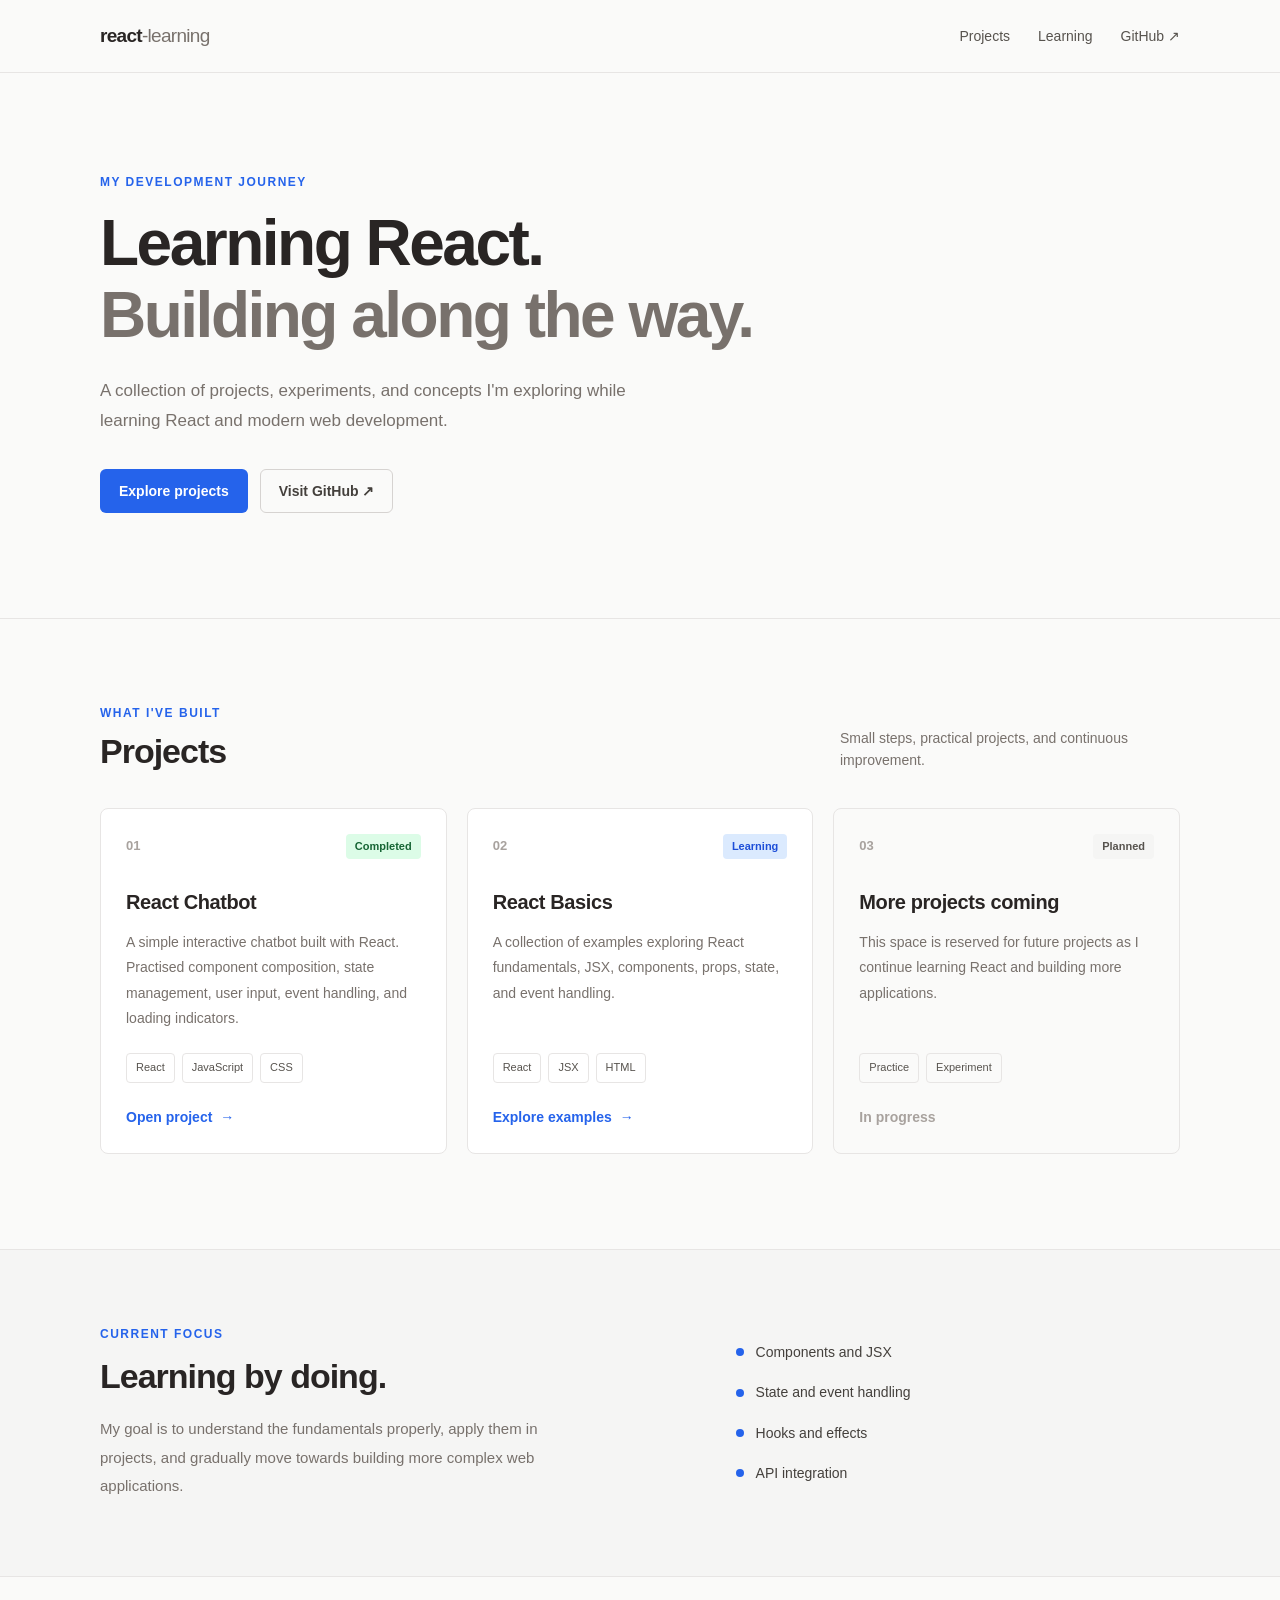
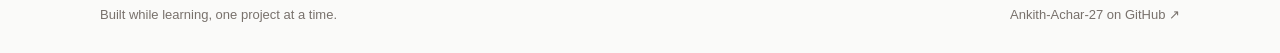
<file: index.html>
<!DOCTYPE html>
<html lang="en">
<head>
    <meta charset="UTF-8">
    <meta name="viewport" content="width=device-width, initial-scale=1.0">

    <title>React Learning | Projects & Experiments</title>

    <meta
            name="description"
            content="Explore my React learning journey, projects, and experiments with JavaScript and web development."
    >

    <link rel="stylesheet" href="styles.css">
</head>

<body>

<!-- Navigation -->
<header class="navbar">
    <div class="container nav-content">

        <a href="./index.html" class="logo">
            react<span>-learning</span>
        </a>

        <nav aria-label="Main navigation">
            <a href="#projects">Projects</a>
            <a href="#learning">Learning</a>
            <a
                    href="https://github.com/Ankith-Achar-27"
                    target="_blank"
                    rel="noopener noreferrer"
            >
                GitHub ↗
            </a>
        </nav>

    </div>
</header>


<main>

    <!-- Hero Section -->
    <section class="hero">
        <div class="container">

            <p class="eyebrow">MY DEVELOPMENT JOURNEY</p>

            <h1>
                Learning React.<br>
                <span>Building along the way.</span>
            </h1>

            <p class="hero-description">
                A collection of projects, experiments, and concepts
                I'm exploring while learning React and modern web development.
            </p>

            <div class="hero-actions">
                <a href="#projects" class="button button-primary">
                    Explore projects
                </a>

                <a
                        href="https://github.com/Ankith-Achar-27"
                        target="_blank"
                        rel="noopener noreferrer"
                        class="button button-secondary"
                >
                    Visit GitHub ↗
                </a>
            </div>

        </div>
    </section>


    <!-- Projects Section -->
    <section class="projects-section" id="projects">
        <div class="container">

            <div class="section-heading">
                <div>
                    <p class="eyebrow">WHAT I'VE BUILT</p>
                    <h2>Projects</h2>
                </div>

                <p class="section-description">
                    Small steps, practical projects, and continuous improvement.
                </p>
            </div>


            <div class="project-grid">

                <!-- Chatbot Project -->
                <article class="project-card">

                    <div class="project-top">
                        <span class="project-number">01</span>
                        <span class="status status-complete">
                                Completed
                            </span>
                    </div>

                    <h3>React Chatbot</h3>

                    <p class="project-description">
                        A simple interactive chatbot built with React.
                        Practised component composition, state management,
                        user input, event handling, and loading indicators.
                    </p>

                    <div class="tags">
                        <span>React</span>
                        <span>JavaScript</span>
                        <span>CSS</span>
                    </div>

                    <a
                            href="./chatbot/index.html"
                            class="project-link"
                    >
                        Open project <span aria-hidden="true">→</span>
                    </a>

                </article>


                <!-- React Basics Project -->
                <article class="project-card">

                    <div class="project-top">
                        <span class="project-number">02</span>
                        <span class="status status-learning">
                                Learning
                            </span>
                    </div>

                    <h3>React Basics</h3>

                    <p class="project-description">
                        A collection of examples exploring React fundamentals,
                        JSX, components, props, state, and event handling.
                    </p>

                    <div class="tags">
                        <span>React</span>
                        <span>JSX</span>
                        <span>HTML</span>
                    </div>

                    <a
                            href="./React-basics.html"
                            class="project-link"
                    >
                        Explore examples <span aria-hidden="true">→</span>
                    </a>

                </article>


                <!-- Future Project -->
                <article class="project-card project-upcoming">

                    <div class="project-top">
                        <span class="project-number">03</span>
                        <span class="status status-upcoming">
                                Planned
                            </span>
                    </div>

                    <h3>More projects coming</h3>

                    <p class="project-description">
                        This space is reserved for future projects as I
                        continue learning React and building more applications.
                    </p>

                    <div class="tags">
                        <span>Practice</span>
                        <span>Experiment</span>
                    </div>

                    <span class="project-link disabled-link">
                            In progress
                        </span>

                </article>

            </div>

        </div>
    </section>


    <!-- Learning Section -->
    <section class="learning-section" id="learning">
        <div class="container learning-content">

            <div>
                <p class="eyebrow">CURRENT FOCUS</p>
                <h2>Learning by doing.</h2>

                <p class="learning-description">
                    My goal is to understand the fundamentals properly,
                    apply them in projects, and gradually move towards
                    building more complex web applications.
                </p>
            </div>

            <div class="learning-topics">

                <div class="topic">
                    <span class="topic-marker"></span>
                    <span>Components and JSX</span>
                </div>

                <div class="topic">
                    <span class="topic-marker"></span>
                    <span>State and event handling</span>
                </div>

                <div class="topic">
                    <span class="topic-marker"></span>
                    <span>Hooks and effects</span>
                </div>

                <div class="topic">
                    <span class="topic-marker"></span>
                    <span>API integration</span>
                </div>

            </div>

        </div>
    </section>

</main>


<!-- Footer -->
<footer class="footer">
    <div class="container footer-content">

        <p>
            Built while learning, one project at a time.
        </p>

        <a
                href="https://github.com/Ankith-Achar-27"
                target="_blank"
                rel="noopener noreferrer"
        >
            Ankith-Achar-27 on GitHub ↗
        </a>

    </div>
</footer>

</body>
</html>
</file>
<file: styles.css>
/* =========================
   RESET AND BASE STYLES
========================= */

* {
    margin: 0;
    padding: 0;
    box-sizing: border-box;
}

html {
    scroll-behavior: smooth;
    scroll-padding-top: 85px;
}

body {
    font-family: Arial, Helvetica, sans-serif;
    background-color: #fafaf9;
    color: #292524;
    line-height: 1.6;
    -webkit-font-smoothing: antialiased;
}

a {
    color: inherit;
    text-decoration: none;
}

.container {
    width: min(1080px, calc(100% - 48px));
    margin: 0 auto;
}


/* =========================
   NAVIGATION
========================= */

.navbar {
    background-color: #fafaf9;
    border-bottom: 1px solid #e7e5e4;
}

.nav-content {
    min-height: 72px;
    display: flex;
    justify-content: space-between;
    align-items: center;
    gap: 24px;
}

.logo {
    font-size: 19px;
    font-weight: 700;
    letter-spacing: -0.7px;
}

.logo span {
    color: #78716c;
    font-weight: 400;
}

nav {
    display: flex;
    align-items: center;
    gap: 28px;
}

nav a {
    color: #57534e;
    font-size: 14px;
    transition: color 0.2s ease;
}

nav a:hover {
    color: #2563eb;
}


/* =========================
   HERO SECTION
========================= */

.hero {
    padding: 100px 0 105px;
    border-bottom: 1px solid #e7e5e4;
}

.eyebrow {
    margin-bottom: 16px;
    color: #2563eb;
    font-size: 12px;
    font-weight: 700;
    letter-spacing: 1.5px;
}

.hero h1 {
    max-width: 760px;
    font-size: clamp(38px, 6vw, 64px);
    font-weight: 700;
    line-height: 1.12;
    letter-spacing: -2.5px;
}

.hero h1 span {
    color: #78716c;
}

.hero-description {
    max-width: 560px;
    margin-top: 24px;
    color: #78716c;
    font-size: 17px;
    line-height: 1.8;
}

.hero-actions {
    display: flex;
    flex-wrap: wrap;
    gap: 12px;
    margin-top: 32px;
}

.button {
    display: inline-flex;
    align-items: center;
    justify-content: center;
    min-height: 44px;
    padding: 0 18px;
    border: 1px solid transparent;
    border-radius: 6px;
    font-size: 14px;
    font-weight: 600;
    transition:
            background-color 0.2s ease,
            border-color 0.2s ease;
}

.button-primary {
    background-color: #2563eb;
    color: #ffffff;
}

.button-primary:hover {
    background-color: #1d4ed8;
}

.button-secondary {
    border-color: #d6d3d1;
    background-color: transparent;
    color: #44403c;
}

.button-secondary:hover {
    background-color: #f0eeeb;
    border-color: #a8a29e;
}


/* =========================
   PROJECTS SECTION
========================= */

.projects-section {
    padding: 85px 0 95px;
}

.section-heading {
    display: flex;
    justify-content: space-between;
    align-items: flex-end;
    gap: 32px;
    margin-bottom: 36px;
}

.section-heading .eyebrow {
    margin-bottom: 8px;
}

.section-heading h2,
.learning-content h2 {
    font-size: 34px;
    line-height: 1.2;
    letter-spacing: -1px;
}

.section-description {
    max-width: 340px;
    color: #78716c;
    font-size: 14px;
}

.project-grid {
    display: grid;
    grid-template-columns: repeat(3, minmax(0, 1fr));
    gap: 20px;
}

.project-card {
    display: flex;
    flex-direction: column;
    min-height: 330px;
    padding: 25px;
    border: 1px solid #e7e5e4;
    border-radius: 8px;
    background-color: #ffffff;
    transition:
            border-color 0.2s ease,
            transform 0.2s ease;
}

.project-card:hover {
    border-color: #a8a29e;
    transform: translateY(-3px);
}

.project-top {
    display: flex;
    justify-content: space-between;
    align-items: center;
    gap: 10px;
    margin-bottom: 27px;
}

.project-number {
    color: #a8a29e;
    font-size: 13px;
    font-weight: 600;
}

.status {
    padding: 4px 9px;
    border-radius: 4px;
    font-size: 11px;
    font-weight: 600;
}

.status-complete {
    background-color: #dcfce7;
    color: #166534;
}

.status-learning {
    background-color: #dbeafe;
    color: #1d4ed8;
}

.status-upcoming {
    background-color: #f5f5f4;
    color: #57534e;
}

.project-card h3 {
    margin-bottom: 12px;
    font-size: 20px;
    letter-spacing: -0.4px;
}

.project-description {
    margin-bottom: 22px;
    color: #78716c;
    font-size: 14px;
    line-height: 1.8;
}

.tags {
    display: flex;
    flex-wrap: wrap;
    gap: 7px;
    margin-top: auto;
    margin-bottom: 23px;
}

.tags span {
    padding: 5px 9px;
    border: 1px solid #e7e5e4;
    border-radius: 4px;
    color: #57534e;
    font-size: 11px;
}

.project-link {
    display: inline-flex;
    align-items: center;
    gap: 8px;
    align-self: flex-start;
    color: #2563eb;
    font-size: 14px;
    font-weight: 600;
}

.project-link span {
    transition: transform 0.2s ease;
}

.project-link:hover span {
    transform: translateX(4px);
}

.disabled-link {
    color: #a8a29e;
    cursor: default;
}

.project-upcoming {
    background-color: #fafaf9;
}


/* =========================
   LEARNING SECTION
========================= */

.learning-section {
    padding: 75px 0;
    border-top: 1px solid #e7e5e4;
    border-bottom: 1px solid #e7e5e4;
    background-color: #f5f5f4;
}

.learning-content {
    display: grid;
    grid-template-columns: 1fr 0.8fr;
    align-items: center;
    gap: 80px;
}

.learning-content .eyebrow {
    margin-bottom: 12px;
}

.learning-description {
    max-width: 490px;
    margin-top: 18px;
    color: #78716c;
    font-size: 15px;
    line-height: 1.9;
}

.learning-topics {
    display: flex;
    flex-direction: column;
    gap: 18px;
}

.topic {
    display: flex;
    align-items: center;
    gap: 12px;
    color: #44403c;
    font-size: 14px;
}

.topic-marker {
    width: 8px;
    height: 8px;
    flex-shrink: 0;
    border-radius: 50%;
    background-color: #2563eb;
}


/* =========================
   FOOTER
========================= */

.footer {
    padding: 28px 0;
}

.footer-content {
    display: flex;
    justify-content: space-between;
    align-items: center;
    gap: 20px;
}

.footer p,
.footer a {
    color: #78716c;
    font-size: 13px;
}

.footer a:hover {
    color: #2563eb;
}


/* =========================
   RESPONSIVE DESIGN
========================= */

@media (max-width: 850px) {
    .project-grid {
        grid-template-columns: repeat(2, minmax(0, 1fr));
    }

    .learning-content {
        grid-template-columns: 1fr;
        gap: 35px;
    }

    .section-heading {
        align-items: flex-start;
        flex-direction: column;
        gap: 12px;
    }
}

@media (max-width: 560px) {
    .container {
        width: calc(100% - 32px);
    }

    .nav-content {
        min-height: 65px;
    }

    .logo {
        font-size: 16px;
    }

    nav {
        gap: 14px;
    }

    nav a {
        font-size: 12px;
    }

    .hero {
        padding: 75px 0;
    }

    .hero h1 {
        font-size: 42px;
        letter-spacing: -1.8px;
    }

    .hero-description {
        font-size: 15px;
    }

    .projects-section {
        padding: 65px 0;
    }

    .section-heading h2,
    .learning-content h2 {
        font-size: 29px;
    }

    .project-grid {
        grid-template-columns: 1fr;
    }

    .project-card {
        min-height: 300px;
    }

    .learning-section {
        padding: 60px 0;
    }

    .footer-content {
        align-items: flex-start;
        flex-direction: column;
        gap: 10px;
    }
}
</file>
